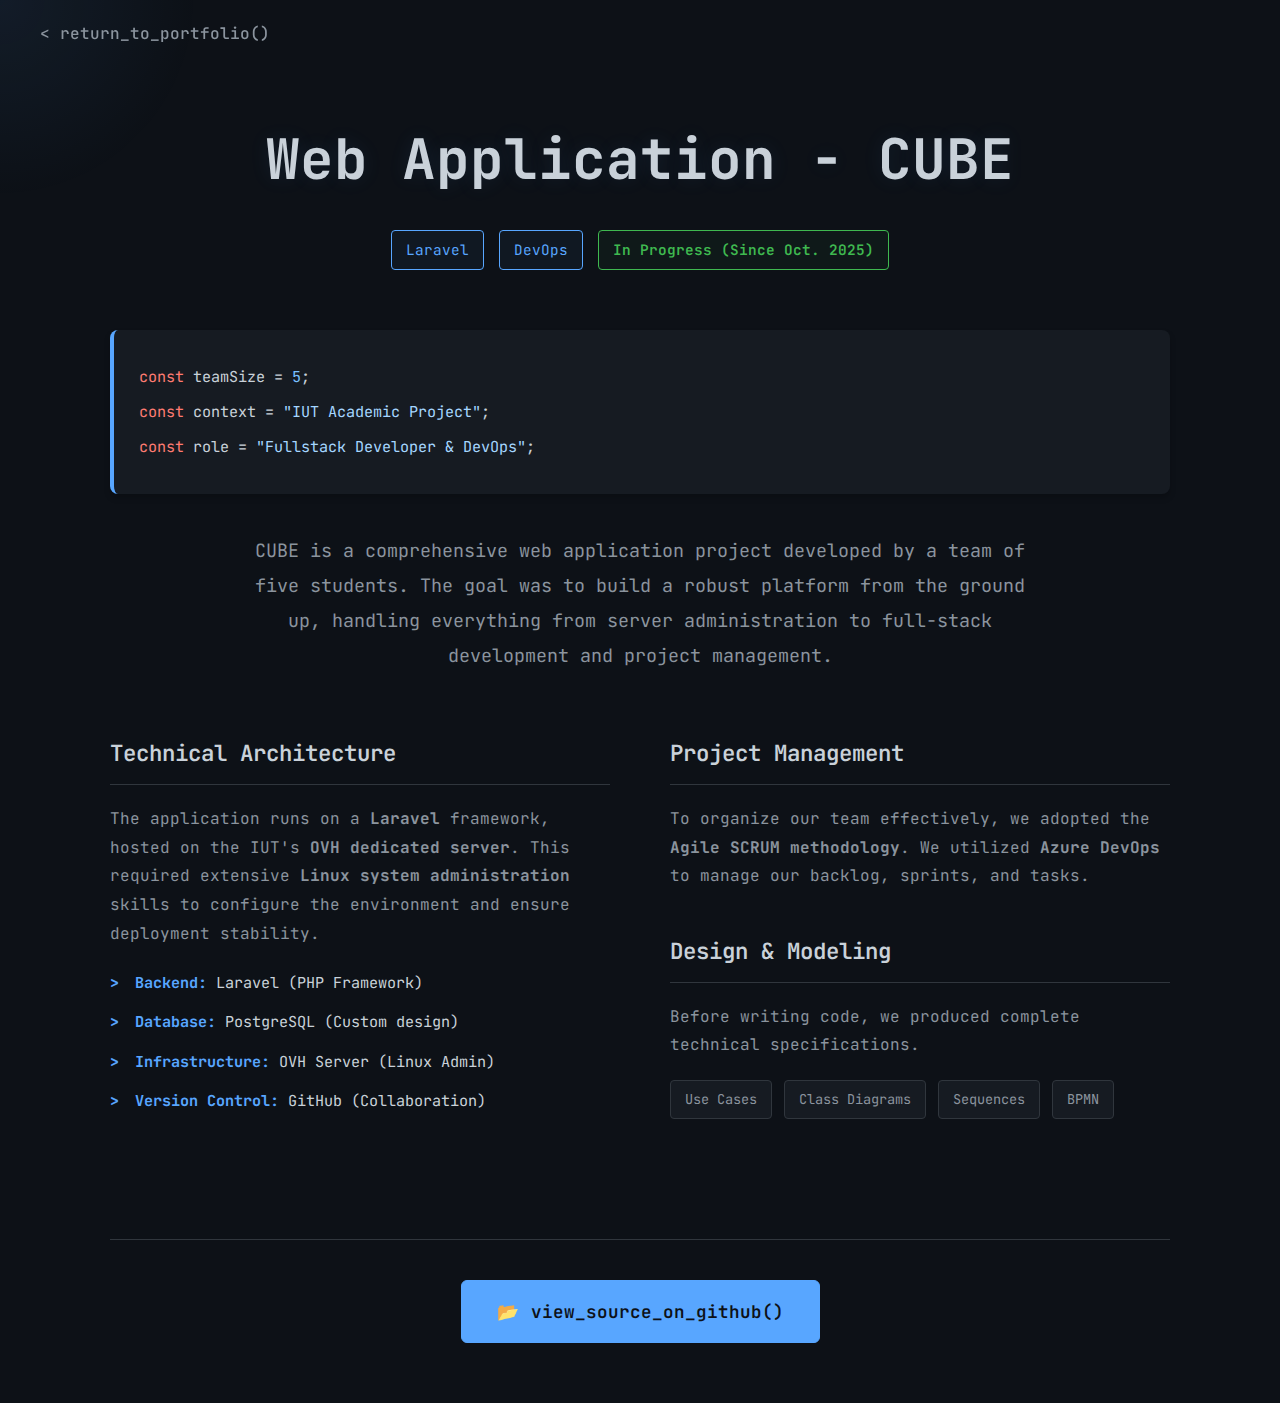
<file: projects/cube.html>
<!DOCTYPE html>
<html lang="en">
<head>
    <meta charset="UTF-8">
    <meta name="viewport" content="width=device-width, initial-scale=1.0">
    <title>Axel Bénard - CUBE Project</title>
    <link rel="preconnect" href="https://fonts.googleapis.com">
    <link rel="preconnect" href="https://fonts.gstatic.com" crossorigin>
    <link href="https://fonts.googleapis.com/css2?family=JetBrains+Mono:wght@300;400;500;600;700&display=swap" rel="stylesheet">
    <link rel="stylesheet" href="project_details.css">
</head>
<body>
    <div class="cursor-glow" id="cursorGlow"></div>
    
    <nav class="project-nav">
        <a href="../index.html#portfolio" class="back-link">&lt; return_to_portfolio()</a>
    </nav>

    <div class="main-wrapper">
        <header class="project-header">
            <h1>Web Application - CUBE</h1>
            <div class="project-meta">
                <span class="meta-tag">Laravel</span>
                <span class="meta-tag">DevOps</span>
                <span class="meta-status">In Progress (Since Oct. 2025)</span>
            </div>
        </header>

        <section id="topic">
            <div class="container project-detail-container">
                
                <div class="project-intro">
                    <div class="highlight-text">
                        <p><span class="keyword">const</span> teamSize = <span class="number">5</span>;</p>
                        <p><span class="keyword">const</span> context = <span class="string">"IUT Academic Project"</span>;</p>
                        <p><span class="keyword">const</span> role = <span class="string">"Fullstack Developer & DevOps"</span>;</p>
                    </div>
                    <p class="intro-desc">
                        CUBE is a comprehensive web application project developed by a team of five students. 
                        The goal was to build a robust platform from the ground up, handling everything from server administration 
                        to full-stack development and project management.
                    </p>
                </div>

                <div class="grid-layout">
                    <div class="col-left">
                        <div class="detail-block">
                            <h2>Technical Architecture</h2>
                            <p>
                                The application runs on a <strong>Laravel</strong> framework, hosted on the IUT's <strong>OVH dedicated server</strong>. 
                                This required extensive <strong>Linux system administration</strong> skills to configure the environment and ensure deployment stability.
                            </p>
                            <ul class="tech-list">
                                <li><strong>Backend:</strong> Laravel (PHP Framework)</li>
                                <li><strong>Database:</strong> PostgreSQL (Custom design)</li>
                                <li><strong>Infrastructure:</strong> OVH Server (Linux Admin)</li>
                                <li><strong>Version Control:</strong> GitHub (Collaboration)</li>
                            </ul>
                        </div>
                    </div>

                    <div class="col-right">
                        <div class="detail-block">
                            <h2>Project Management</h2>
                            <p>
                                To organize our team effectively, we adopted the <strong>Agile SCRUM methodology</strong>. 
                                We utilized <strong>Azure DevOps</strong> to manage our backlog, sprints, and tasks.
                            </p>
                        </div>

                        <div class="detail-block">
                            <h2>Design & Modeling</h2>
                            <p>
                                Before writing code, we produced complete technical specifications.
                            </p>
                            <div class="tags-container">
                                <span class="tech-tag">Use Cases</span>
                                <span class="tech-tag">Class Diagrams</span>
                                <span class="tech-tag">Sequences</span>
                                <span class="tech-tag">BPMN</span>
                            </div>
                        </div>
                    </div>
                </div>

                <div class="project-links">
                    <a href="https://github.com/ForWarZz/SAE3.01-Cube" target="_blank" class="btn-github">
                        <span class="icon">📂</span> view_source_on_github()
                    </a>
                </div>

            </div>
        </section>
    </div>

    <script src="../main.js" defer></script>
</body>
</html>
</file>
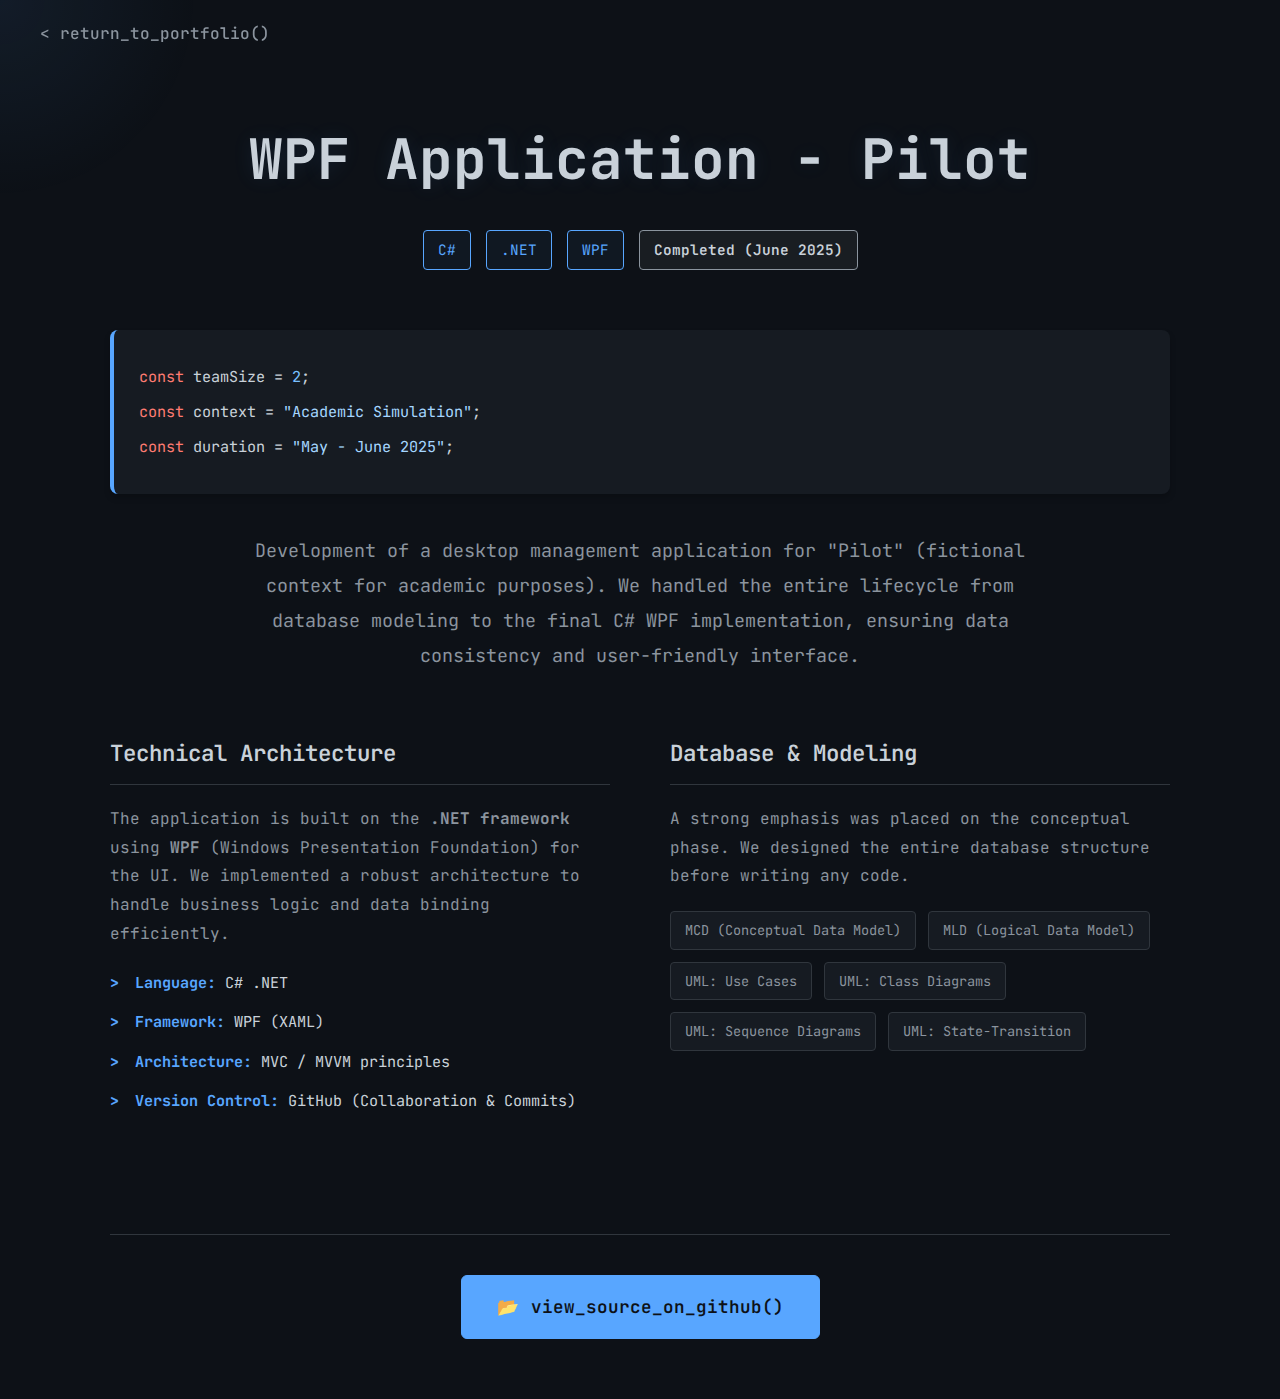
<file: projects/pilot.html>
<!DOCTYPE html>
<html lang="en">
<head>
    <meta charset="UTF-8">
    <meta name="viewport" content="width=device-width, initial-scale=1.0">
    <title>Axel Bénard - Pilot Project</title>
    <link rel="preconnect" href="https://fonts.googleapis.com">
    <link rel="preconnect" href="https://fonts.gstatic.com" crossorigin>
    <link href="https://fonts.googleapis.com/css2?family=JetBrains+Mono:wght@300;400;500;600;700&display=swap" rel="stylesheet">
    <link rel="stylesheet" href="project_details.css">
</head>
<body>
    <div class="cursor-glow" id="cursorGlow"></div>
    
    <nav class="project-nav">
        <a href="../index.html#portfolio" class="back-link">&lt; return_to_portfolio()</a>
    </nav>

    <div class="main-wrapper">
        <header class="project-header">
            <h1>WPF Application - Pilot</h1>
            <div class="project-meta">
                <span class="meta-tag">C#</span>
                <span class="meta-tag">.NET</span>
                <span class="meta-tag">WPF</span>
                <span class="meta-status completed">Completed (June 2025)</span>
            </div>
        </header>

        <section id="topic">
            <div class="container project-detail-container">
                
                <div class="project-intro">
                    <div class="highlight-text">
                        <p><span class="keyword">const</span> teamSize = <span class="number">2</span>;</p>
                        <p><span class="keyword">const</span> context = <span class="string">"Academic Simulation"</span>;</p>
                        <p><span class="keyword">const</span> duration = <span class="string">"May - June 2025"</span>;</p>
                    </div>
                    <p class="intro-desc">
                        Development of a desktop management application for "Pilot" (fictional context for academic purposes). 
                        We handled the entire lifecycle from database modeling to the final C# WPF implementation, ensuring data consistency and user-friendly interface.
                    </p>
                </div>

                <div class="grid-layout">
                    <div class="col-left">
                        <div class="detail-block">
                            <h2>Technical Architecture</h2>
                            <p>
                                The application is built on the <strong>.NET framework</strong> using <strong>WPF</strong> (Windows Presentation Foundation) for the UI. 
                                We implemented a robust architecture to handle business logic and data binding efficiently.
                            </p>
                            <ul class="tech-list">
                                <li><strong>Language:</strong> C# .NET</li>
                                <li><strong>Framework:</strong> WPF (XAML)</li>
                                <li><strong>Architecture:</strong> MVC / MVVM principles</li>
                                <li><strong>Version Control:</strong> GitHub (Collaboration & Commits)</li>
                            </ul>
                        </div>
                    </div>

                    <div class="col-right">
                        <div class="detail-block">
                            <h2>Database & Modeling</h2>
                            <p>
                                A strong emphasis was placed on the conceptual phase. We designed the entire database structure before writing any code.
                            </p>
                            <div class="tags-container">
                                <span class="tech-tag">MCD (Conceptual Data Model)</span>
                                <span class="tech-tag">MLD (Logical Data Model)</span>
                                <span class="tech-tag">UML: Use Cases</span>
                                <span class="tech-tag">UML: Class Diagrams</span>
                                <span class="tech-tag">UML: Sequence Diagrams</span>
                                <span class="tech-tag">UML: State-Transition</span>
                            </div>
                        </div>
                    </div>
                </div>

                <div class="project-links">
                    <a href="https://github.com/ForWarZz/SAE2.01_Pilot" target="_blank" class="btn-github">
                        <span class="icon">📂</span> view_source_on_github()
                    </a>
                </div>

            </div>
        </section>
    </div>

    <script src="../main.js" defer></script>
</body>
</html>
</file>
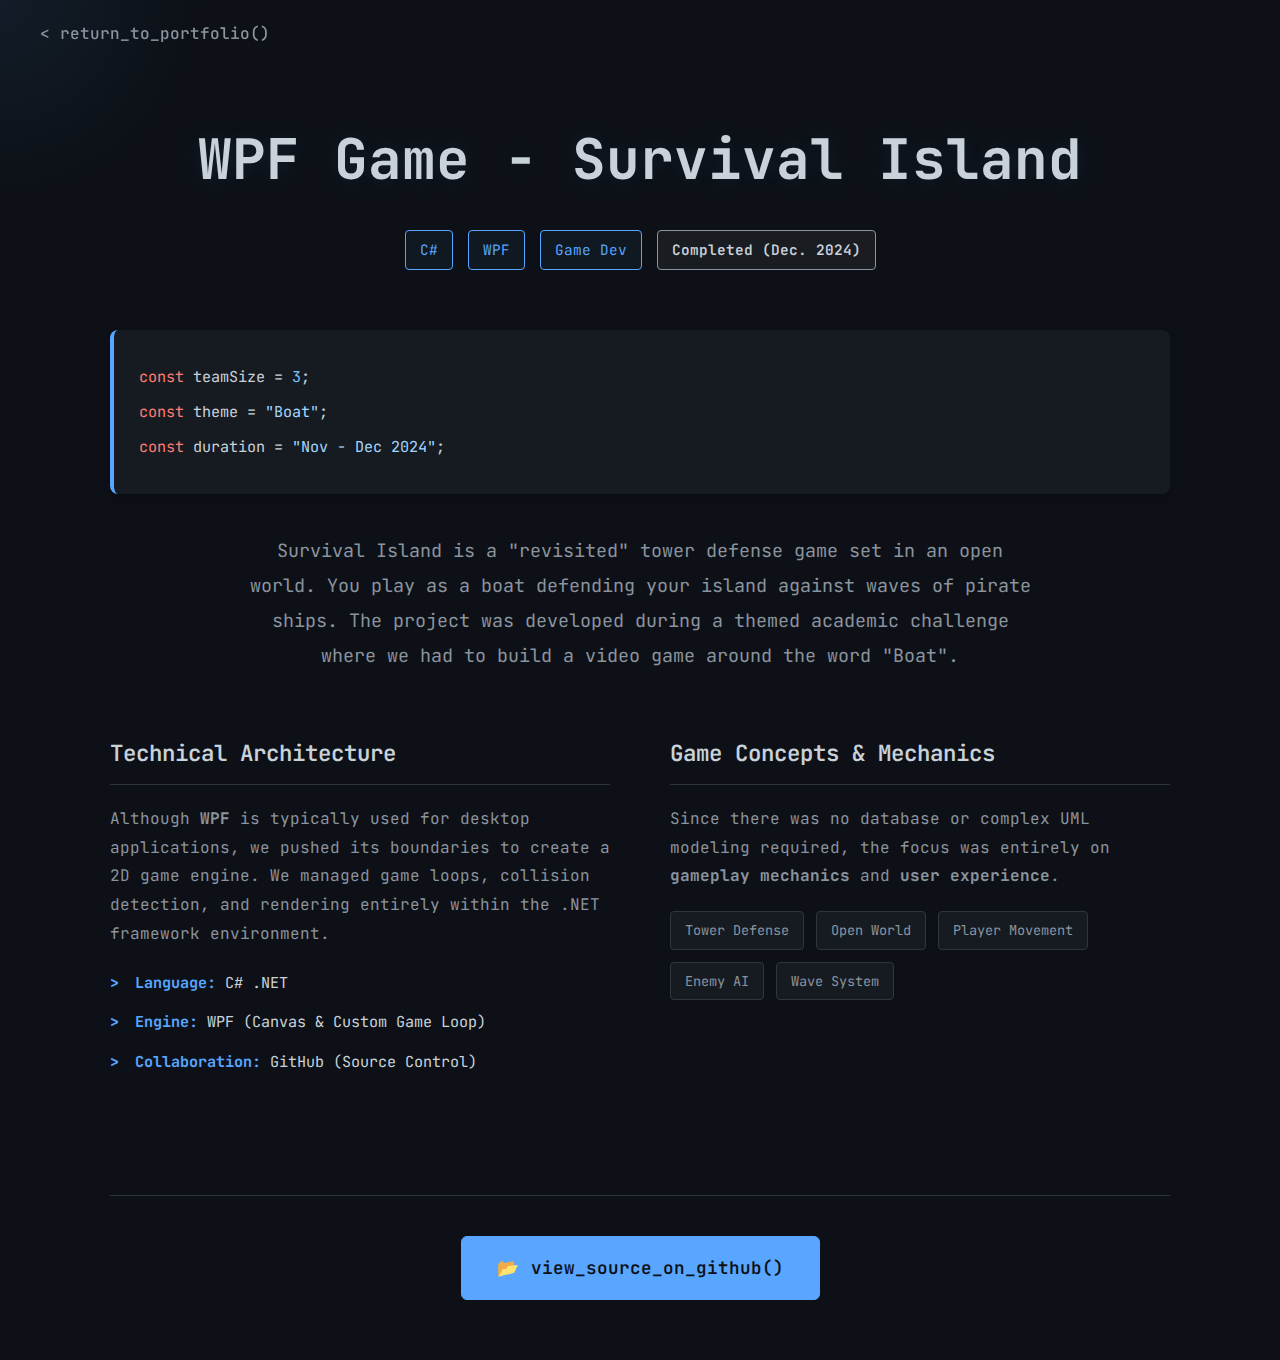
<file: projects/survival_island.html>
<!DOCTYPE html>
<html lang="en">
<head>
    <meta charset="UTF-8">
    <meta name="viewport" content="width=device-width, initial-scale=1.0">
    <title>Axel Bénard - Survival Island</title>
    <link rel="preconnect" href="https://fonts.googleapis.com">
    <link rel="preconnect" href="https://fonts.gstatic.com" crossorigin>
    <link href="https://fonts.googleapis.com/css2?family=JetBrains+Mono:wght@300;400;500;600;700&display=swap" rel="stylesheet">
    
    <!-- Lien vers le CSS générique (remonte de 2 dossiers) -->
    <link rel="stylesheet" href="project_details.css">
</head>
<body>
    <div class="cursor-glow" id="cursorGlow"></div>
    
    <nav class="project-nav">
        <a href="../index.html#portfolio" class="back-link">&lt; return_to_portfolio()</a>
    </nav>

    <div class="main-wrapper">
        <header class="project-header">
            <h1>WPF Game - Survival Island</h1>
            <div class="project-meta">
                <span class="meta-tag">C#</span>
                <span class="meta-tag">WPF</span>
                <span class="meta-tag">Game Dev</span>
                <span class="meta-status completed">Completed (Dec. 2024)</span>
            </div>
        </header>

        <section id="topic">
            <div class="container project-detail-container">
                
                <div class="project-intro">
                    <div class="highlight-text">
                        <p><span class="keyword">const</span> teamSize = <span class="number">3</span>;</p>
                        <p><span class="keyword">const</span> theme = <span class="string">"Boat"</span>;</p>
                        <p><span class="keyword">const</span> duration = <span class="string">"Nov - Dec 2024"</span>;</p>
                    </div>
                    <p class="intro-desc">
                        Survival Island is a "revisited" tower defense game set in an open world. 
                        You play as a boat defending your island against waves of pirate ships. 
                        The project was developed during a themed academic challenge where we had to build a video game around the word "Boat".
                    </p>
                </div>

                <div class="grid-layout">
                    <div class="col-left">
                        <div class="detail-block">
                            <h2>Technical Architecture</h2>
                            <p>
                                Although <strong>WPF</strong> is typically used for desktop applications, we pushed its boundaries to create a 2D game engine. 
                                We managed game loops, collision detection, and rendering entirely within the .NET framework environment.
                            </p>
                            <ul class="tech-list">
                                <li><strong>Language:</strong> C# .NET</li>
                                <li><strong>Engine:</strong> WPF (Canvas & Custom Game Loop)</li>
                                <li><strong>Collaboration:</strong> GitHub (Source Control)</li>
                            </ul>
                        </div>
                    </div>

                    <div class="col-right">
                        <div class="detail-block">
                            <h2>Game Concepts & Mechanics</h2>
                            <p>
                                Since there was no database or complex UML modeling required, the focus was entirely on <strong>gameplay mechanics</strong> and <strong>user experience</strong>.
                            </p>
                            <div class="tags-container">
                                <span class="tech-tag">Tower Defense</span>
                                <span class="tech-tag">Open World</span>
                                <span class="tech-tag">Player Movement</span>
                                <span class="tech-tag">Enemy AI</span>
                                <span class="tech-tag">Wave System</span>
                            </div>
                        </div>
                    </div>
                </div>

                <div class="project-links">
                    <a href="https://github.com/ForWarZz/Survival-Island" target="_blank" class="btn-github">
                        <span class="icon">📂</span> view_source_on_github()
                    </a>
                </div>

            </div>
        </section>
    </div>

    <script src="../main.js" defer></script>
</body>
</html>
</file>
<file: projects/project_details.css>
:root {
    --bg-dark: #0d1117;
    --bg-card: #161b22;
    --bg-hover: #1c2128;
    --accent: #58a6ff;
    --accent-hover: #79c0ff;
    --text-primary: #c9d1d9;
    --text-secondary: #8b949e;
    --border: #30363d;
    --green: #3fb950;
    --yellow: #d29922;
    --keyword: #ff7b72;
    --string: #a5d6ff;
    --number: #79c0ff;
}

* {
    margin: 0;
    padding: 0;
    box-sizing: border-box;
}

body {
    font-family: 'JetBrains Mono', monospace;
    background-color: var(--bg-dark);
    color: var(--text-primary);
    line-height: 1.8;
    overflow-x: hidden;
    font-size: 15px;
}

.cursor-glow {
    position: fixed;
    width: 400px;
    height: 400px;
    background: radial-gradient(circle, rgba(88, 166, 255, 0.08) 0%, transparent 70%);
    pointer-events: none;
    transform: translate(-50%, -50%);
    z-index: 1;
    transition: opacity 0.3s;
}
@media (pointer: fine) { .cursor-glow { display: block; } }

.project-nav {
    padding: 20px 40px;
    width: 100%;
    background-color: transparent; 
    position: relative; 
    z-index: 100;
}

.back-link {
    color: var(--text-secondary);
    text-decoration: none;
    font-size: 1rem;
    transition: color 0.3s;
    display: inline-block;
    font-weight: 500;
}

.back-link:hover {
    color: var(--accent);
}

.project-header {
    text-align: center;
    padding: 40px 20px 60px;
    background: transparent; 
}

.project-header h1 {
    font-size: 3.5rem;
    margin-bottom: 20px;
    color: var(--text-primary);
    font-weight: 700;
    text-shadow: 0 0 20px rgba(88, 166, 255, 0.1);
}

.project-meta {
    display: flex;
    gap: 15px;
    justify-content: center;
    align-items: center;
    flex-wrap: wrap;
}

.meta-tag {
    font-size: 0.9rem;
    color: var(--accent);
    border: 1px solid var(--accent);
    padding: 6px 14px;
    border-radius: 4px;
    background: rgba(88, 166, 255, 0.05);
}

.meta-status {
    font-size: 0.9rem;
    color: var(--green);
    font-weight: 600;
    padding: 6px 14px;
    border: 1px solid var(--green);
    border-radius: 4px;
    background: rgba(63, 185, 80, 0.05);
}

.meta-status.completed {
    color: var(--text-primary);
    border-color: var(--text-secondary);
    background: rgba(255, 255, 255, 0.05);
}

.main-wrapper {
    min-height: 100vh;
    display: flex;
    flex-direction: column;
}

.container {
    max-width: 1100px; 
    margin: 0 auto;
    padding: 0 20px 60px;
}

.highlight-text {
    background: var(--bg-card);
    padding: 25px;
    border-radius: 8px;
    border-left: 4px solid var(--accent);
    font-family: 'JetBrains Mono', monospace;
    margin-bottom: 40px;
    box-shadow: 0 4px 6px rgba(0,0,0,0.2);
}

.highlight-text p {
    margin: 8px 0;
    font-size: 0.95rem;
}

.intro-desc {
    font-size: 1.15rem;
    color: var(--text-secondary);
    margin-bottom: 60px;
    line-height: 1.9;
    max-width: 800px;
    margin-left: auto;
    margin-right: auto;
    text-align: center;
}

.grid-layout {
    display: grid;
    grid-template-columns: 1fr 1fr;
    gap: 60px;
}

.detail-block {
    margin-bottom: 40px;
}

.detail-block h2 {
    font-size: 1.4rem;
    color: var(--text-primary);
    margin-bottom: 20px;
    border-bottom: 1px solid var(--border);
    padding-bottom: 10px;
    font-weight: 600;
}

.detail-block p {
    color: var(--text-secondary);
    font-size: 1rem;
    margin-bottom: 20px;
}

.tech-list {
    list-style: none;
    margin-top: 20px;
}

.tech-list li {
    margin-bottom: 12px;
    padding-left: 25px;
    position: relative;
    color: var(--text-primary);
    font-size: 0.95rem;
}

.tech-list li::before {
    content: '>';
    color: var(--accent);
    position: absolute;
    left: 0;
    font-weight: bold;
}

.tech-list strong {
    color: var(--accent);
}

.tags-container {
    display: flex;
    flex-wrap: wrap;
    gap: 12px;
}

.tech-tag {
    background: var(--bg-card);
    color: var(--text-secondary);
    border: 1px solid var(--border);
    padding: 6px 14px;
    border-radius: 4px;
    font-size: 0.85rem;
    transition: all 0.3s;
}

.tech-tag:hover {
    border-color: var(--accent);
    color: var(--accent);
    transform: translateY(-2px);
}

.project-links {
    margin-top: 80px;
    text-align: center;
    padding-top: 40px;
    border-top: 1px solid var(--border);
}

.btn-github {
    display: inline-flex;
    align-items: center;
    gap: 12px;
    padding: 15px 35px;
    background: var(--accent);
    color: var(--bg-dark);
    text-decoration: none;
    border-radius: 6px;
    font-weight: 600;
    font-size: 1.1rem;
    transition: all 0.3s;
    border: 1px solid var(--accent);
}

.btn-github:hover {
    background: var(--accent-hover);
    transform: translateY(-3px);
    box-shadow: 0 0 20px rgba(88, 166, 255, 0.3);
}

.keyword { color: var(--keyword); }
.string { color: var(--string); }
.number { color: var(--number); }

@media (max-width: 992px) {
    .grid-layout {
        grid-template-columns: 1fr;
        gap: 40px;
    }
    .project-header h1 {
        font-size: 2.2rem;
    }
    .container {
        padding: 0 20px 40px;
    }
}

@media (max-width: 768px) {
    .project-nav {
        padding: 20px;
    }
    
    .project-header {
        padding-top: 40px;
    }
    
    .project-header h1 {
        font-size: 1.8rem;
    }
    
    .highlight-text {
        font-size: 0.8rem;
        padding: 15px;
    }
}
</file>
